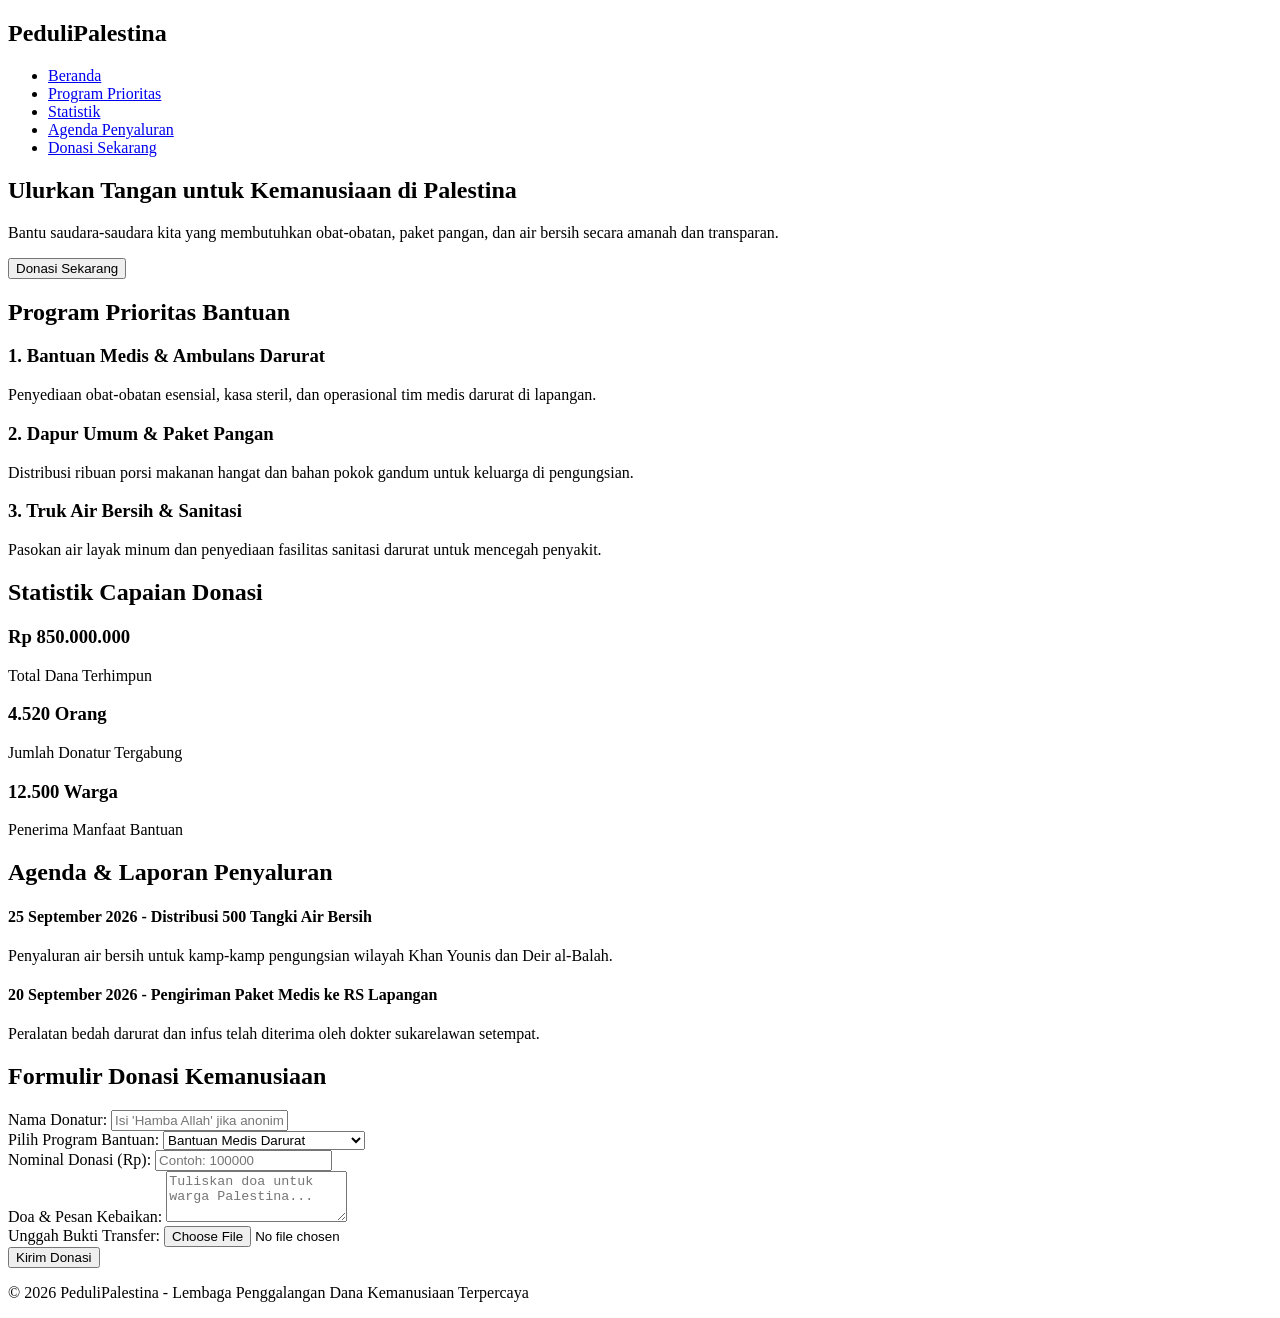
<file: PeduliPalestina-main/TASK 1/index.html>
<!DOCTYPE html>
<html lang="id">
<head>
  <meta charset="UTF-8">
  <meta name="viewport" content="width=device-width, initial-scale=1.0">
  <title>PeduliPalestina - Salurkan Bantuan Kemanusiaan</title>
</head>
<body>

  <!-- HEADER -->
  <header>
    <!-- Logo -->
    <div class="logo">
      <h2>Peduli<span>Palestina</span></h2>
    </div>

    <!-- Navigation -->
    <nav>
      <ul>
        <li><a href="#hero">Beranda</a></li>
        <li><a href="#program-prioritas">Program Prioritas</a></li>
        <li><a href="#statistik">Statistik</a></li>
        <li><a href="#agenda">Agenda Penyaluran</a></li>
        <li><a href="#donasi">Donasi Sekarang</a></li>
      </ul>
    </nav>
  </header>

  <!-- MAIN -->
  <main>
    <!-- Hero -->
    <section id="hero">
      <h1>Ulurkan Tangan untuk Kemanusiaan di Palestina</h1>
      <p>Bantu saudara-saudara kita yang membutuhkan obat-obatan, paket pangan, dan air bersih secara amanah dan transparan.</p>
      <a href="#donasi"><button type="button">Donasi Sekarang</button></a>
    </section>

    <!-- Program Prioritas -->
    <section id="program-prioritas">
      <h2>Program Prioritas Bantuan</h2>
      
      <article>
        <h3>1. Bantuan Medis & Ambulans Darurat</h3>
        <p>Penyediaan obat-obatan esensial, kasa steril, dan operasional tim medis darurat di lapangan.</p>
      </article>

      <article>
        <h3>2. Dapur Umum & Paket Pangan</h3>
        <p>Distribusi ribuan porsi makanan hangat dan bahan pokok gandum untuk keluarga di pengungsian.</p>
      </article>

      <article>
        <h3>3. Truk Air Bersih & Sanitasi</h3>
        <p>Pasokan air layak minum dan penyediaan fasilitas sanitasi darurat untuk mencegah penyakit.</p>
      </article>
    </section>

    <!-- Statistik -->
    <section id="statistik">
      <h2>Statistik Capaian Donasi</h2>
      
      <div>
        <h3>Rp 850.000.000</h3>
        <p>Total Dana Terhimpun</p>
      </div>

      <div>
        <h3>4.520 Orang</h3>
        <p>Jumlah Donatur Tergabung</p>
      </div>

      <div>
        <h3>12.500 Warga</h3>
        <p>Penerima Manfaat Bantuan</p>
      </div>
    </section>

    <!-- Agenda -->
    <section id="agenda">
      <h2>Agenda & Laporan Penyaluran</h2>

      <article>
        <h4>25 September 2026 - Distribusi 500 Tangki Air Bersih</h4>
        <p>Penyaluran air bersih untuk kamp-kamp pengungsian wilayah Khan Younis dan Deir al-Balah.</p>
      </article>

      <article>
        <h4>20 September 2026 - Pengiriman Paket Medis ke RS Lapangan</h4>
        <p>Peralatan bedah darurat dan infus telah diterima oleh dokter sukarelawan setempat.</p>
      </article>
    </section>

    <!-- Form Donasi -->
    <section id="donasi">
      <h2>Formulir Donasi Kemanusiaan</h2>
      <form action="#" method="post" enctype="multipart/form-data">
        <div>
          <label for="nama">Nama Donatur:</label>
          <input type="text" id="nama" name="nama" placeholder="Isi 'Hamba Allah' jika anonim">
        </div>

        <div>
          <label for="program">Pilih Program Bantuan:</label>
          <select id="program" name="program">
            <option value="medis">Bantuan Medis Darurat</option>
            <option value="pangan">Paket Pangan & Dapur Umum</option>
            <option value="air">Air Bersih & Sanitasi</option>
          </select>
        </div>

        <div>
          <label for="nominal">Nominal Donasi (Rp):</label>
          <input type="number" id="nominal" name="nominal" placeholder="Contoh: 100000" required>
        </div>

        <div>
          <label for="doa">Doa & Pesan Kebaikan:</label>
          <textarea id="doa" name="doa" rows="3" placeholder="Tuliskan doa untuk warga Palestina..."></textarea>
        </div>

        <div>
          <label for="bukti">Unggah Bukti Transfer:</label>
          <input type="file" id="bukti" name="bukti" accept="image/*">
        </div>

        <button type="submit">Kirim Donasi</button>
      </form>
    </section>
  </main>

  <!-- FOOTER -->
  <footer>
    <!-- Footer -->
    <p>&copy; 2026 PeduliPalestina - Lembaga Penggalangan Dana Kemanusiaan Terpercaya</p>
  </footer>

</body>
</html>
</file>
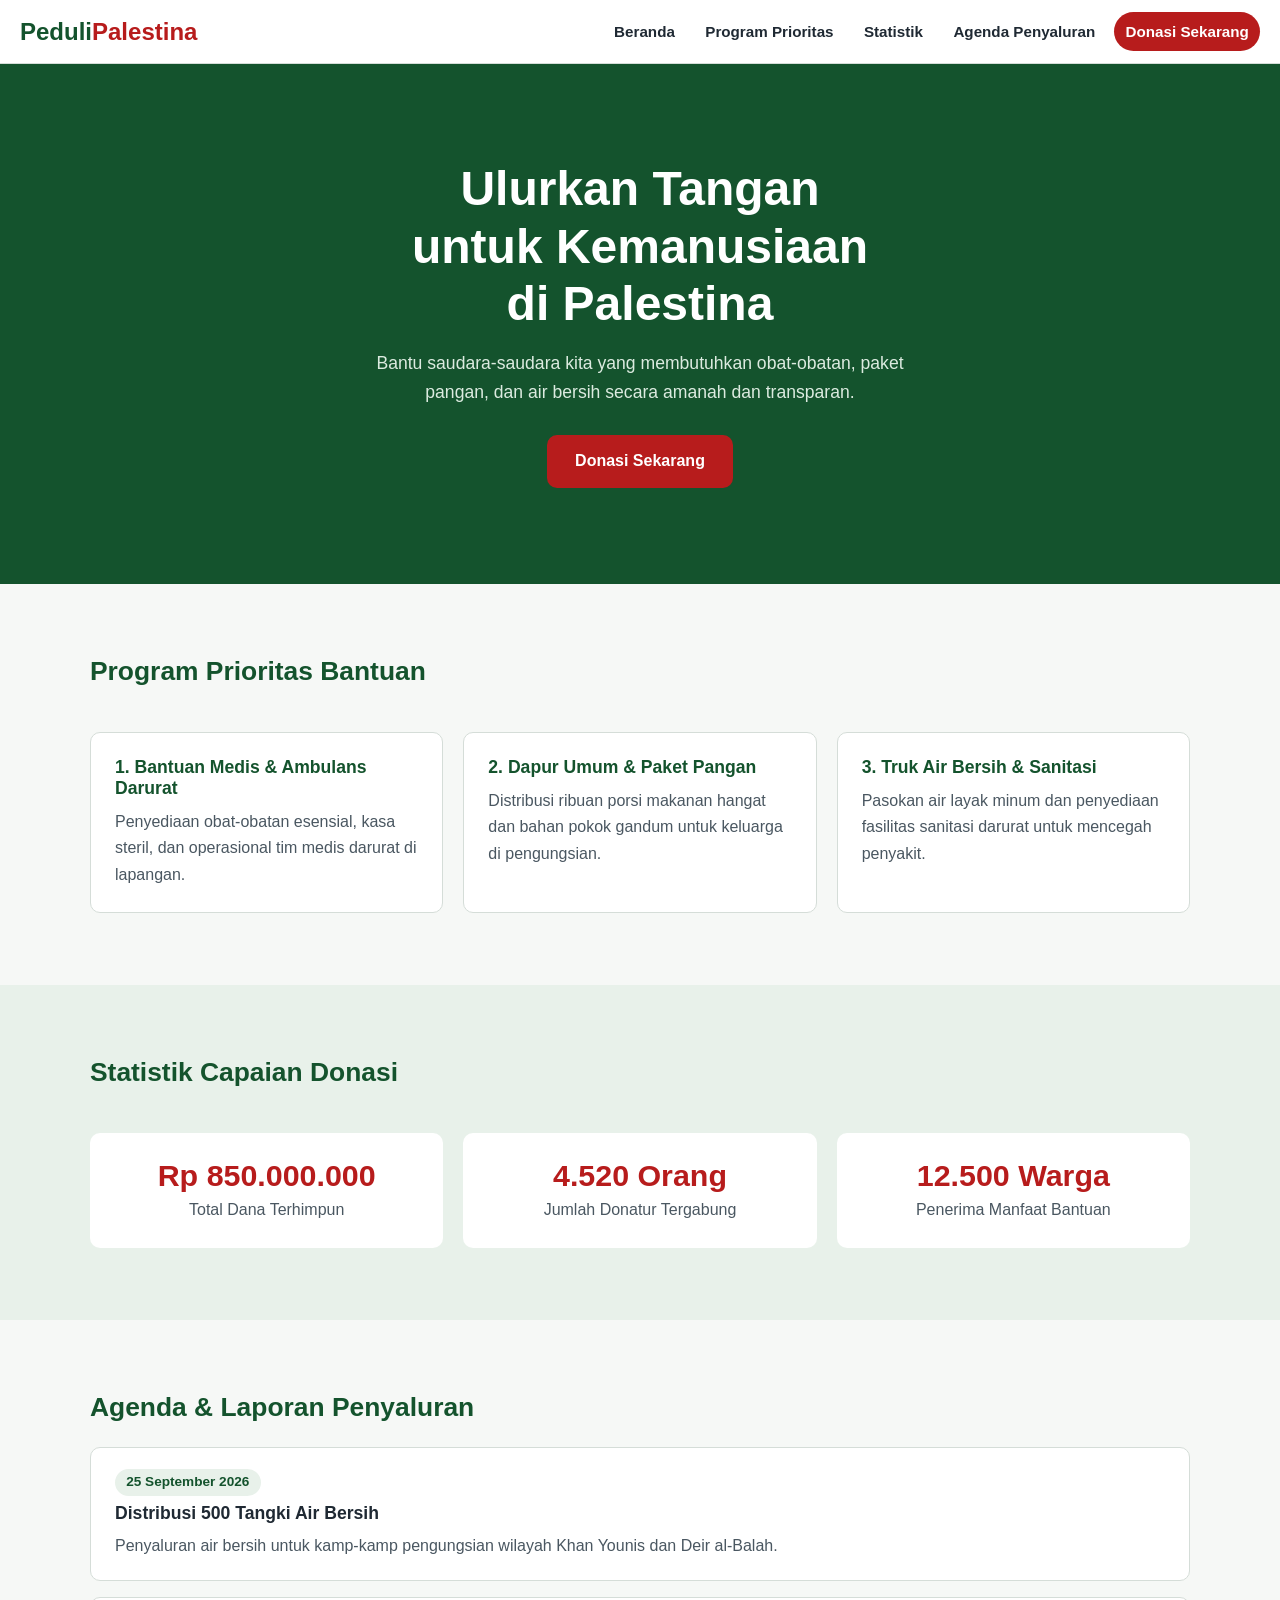
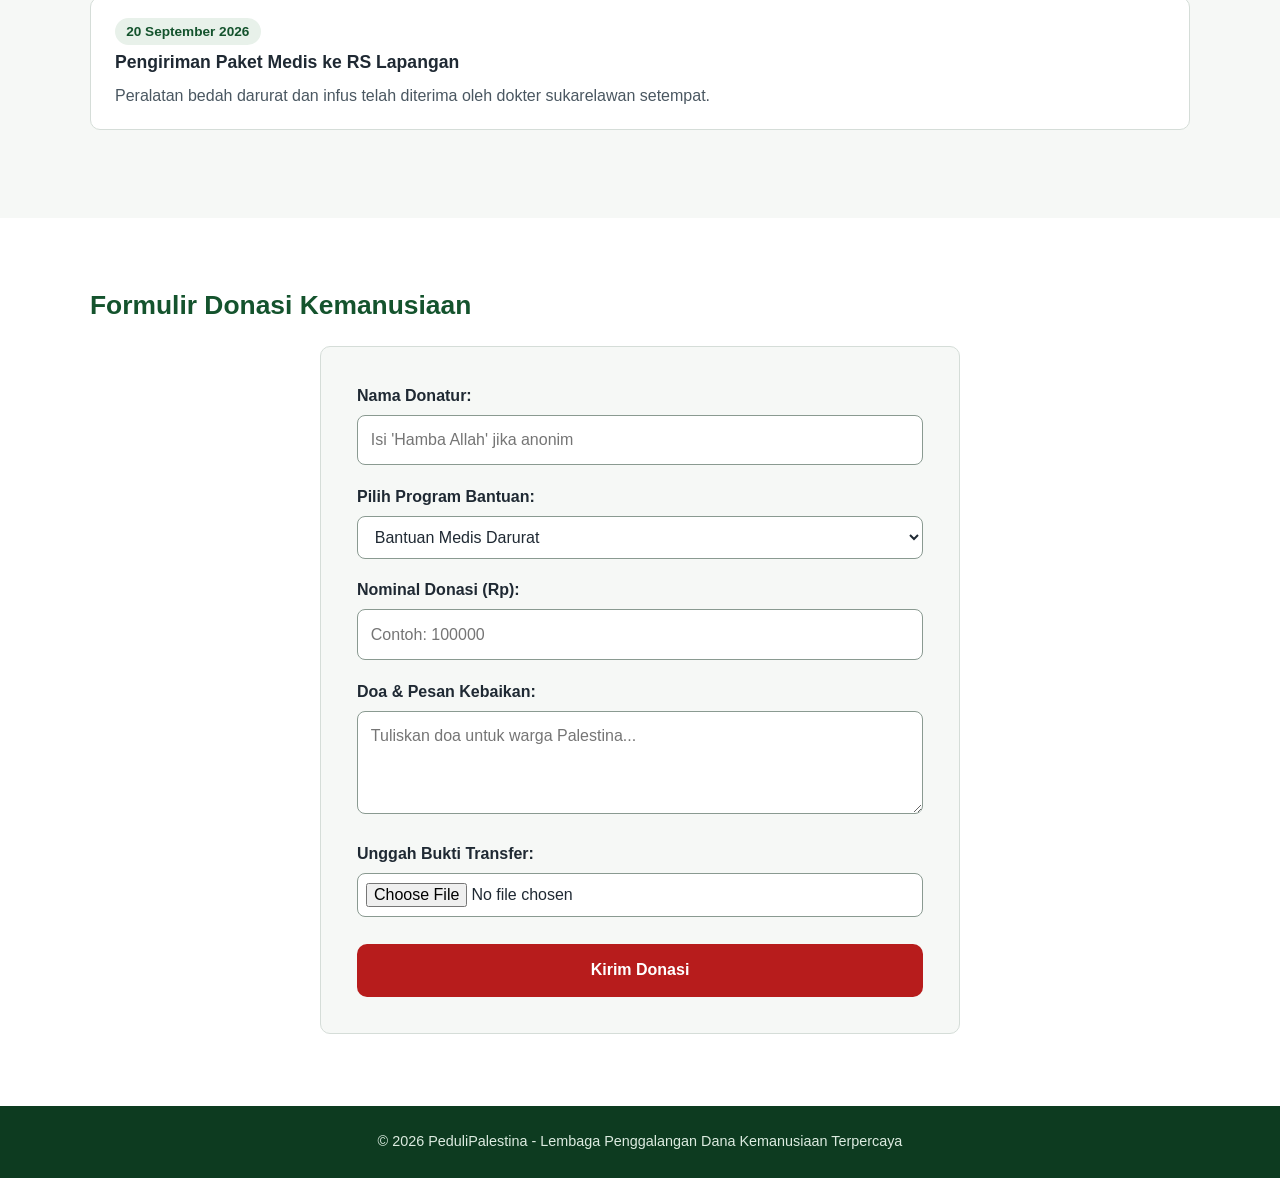
<file: PeduliPalestina-main/TASK 2/index.html>
<!DOCTYPE html>
<html lang="id">
<head>
  <meta charset="UTF-8">
  <meta name="viewport" content="width=device-width, initial-scale=1.0">
  <title>PeduliPalestina - Salurkan Bantuan Kemanusiaan</title>
  <link rel="stylesheet" href="style.css">
</head>
<body>
  <a class="skip-link" href="#main">Lewati ke konten utama</a>

  <header>
    <div class="logo">
      <a href="#hero">Peduli<span>Palestina</span></a>
    </div>
    <nav aria-label="Navigasi utama">
      <ul>
        <li><a href="#hero">Beranda</a></li>
        <li><a href="#program-prioritas">Program Prioritas</a></li>
        <li><a href="#statistik">Statistik</a></li>
        <li><a href="#agenda">Agenda Penyaluran</a></li>
        <li><a href="#donasi" class="nav-cta">Donasi Sekarang</a></li>
      </ul>
    </nav>
  </header>

  <main id="main">
    <section id="hero">
      <h1>Ulurkan Tangan untuk Kemanusiaan di Palestina</h1>
      <p>Bantu saudara-saudara kita yang membutuhkan obat-obatan, paket pangan, dan air bersih secara amanah dan transparan.</p>
      <a href="#donasi" class="btn">Donasi Sekarang</a>
    </section>

    <section id="program-prioritas">
      <h2>Program Prioritas Bantuan</h2>
      <article>
        <h3>1. Bantuan Medis &amp; Ambulans Darurat</h3>
        <p>Penyediaan obat-obatan esensial, kasa steril, dan operasional tim medis darurat di lapangan.</p>
      </article>
      <article>
        <h3>2. Dapur Umum &amp; Paket Pangan</h3>
        <p>Distribusi ribuan porsi makanan hangat dan bahan pokok gandum untuk keluarga di pengungsian.</p>
      </article>
      <article>
        <h3>3. Truk Air Bersih &amp; Sanitasi</h3>
        <p>Pasokan air layak minum dan penyediaan fasilitas sanitasi darurat untuk mencegah penyakit.</p>
      </article>
    </section>

    <section id="statistik">
      <h2>Statistik Capaian Donasi</h2>
      <div class="stat">
        <p class="stat-angka">Rp 850.000.000</p>
        <p class="stat-label">Total Dana Terhimpun</p>
      </div>
      <div class="stat">
        <p class="stat-angka">4.520 Orang</p>
        <p class="stat-label">Jumlah Donatur Tergabung</p>
      </div>
      <div class="stat">
        <p class="stat-angka">12.500 Warga</p>
        <p class="stat-label">Penerima Manfaat Bantuan</p>
      </div>
    </section>

    <section id="agenda">
      <h2>Agenda &amp; Laporan Penyaluran</h2>
      <article>
        <time datetime="2026-09-25">25 September 2026</time>
        <h3>Distribusi 500 Tangki Air Bersih</h3>
        <p>Penyaluran air bersih untuk kamp-kamp pengungsian wilayah Khan Younis dan Deir al-Balah.</p>
      </article>
      <article>
        <time datetime="2026-09-20">20 September 2026</time>
        <h3>Pengiriman Paket Medis ke RS Lapangan</h3>
        <p>Peralatan bedah darurat dan infus telah diterima oleh dokter sukarelawan setempat.</p>
      </article>
    </section>

    <section id="donasi">
      <h2>Formulir Donasi Kemanusiaan</h2>
      <form action="#" method="post" enctype="multipart/form-data">
        <div>
          <label for="nama">Nama Donatur:</label>
          <input type="text" id="nama" name="nama" placeholder="Isi 'Hamba Allah' jika anonim">
        </div>
        <div>
          <label for="program">Pilih Program Bantuan:</label>
          <select id="program" name="program">
            <option value="medis">Bantuan Medis Darurat</option>
            <option value="pangan">Paket Pangan &amp; Dapur Umum</option>
            <option value="air">Air Bersih &amp; Sanitasi</option>
          </select>
        </div>
        <div>
          <label for="nominal">Nominal Donasi (Rp):</label>
          <input type="number" id="nominal" name="nominal" min="1000" step="1000" placeholder="Contoh: 100000" required>
        </div>
        <div>
          <label for="doa">Doa &amp; Pesan Kebaikan:</label>
          <textarea id="doa" name="doa" rows="3" placeholder="Tuliskan doa untuk warga Palestina..."></textarea>
        </div>
        <div>
          <label for="bukti">Unggah Bukti Transfer:</label>
          <input type="file" id="bukti" name="bukti" accept="image/*">
        </div>
        <button type="submit">Kirim Donasi</button>
      </form>
    </section>
  </main>

  <footer>
    <p>&copy; 2026 PeduliPalestina - Lembaga Penggalangan Dana Kemanusiaan Terpercaya</p>
  </footer>
</body>
</html>
</file>
<file: PeduliPalestina-main/TASK 2/style.css>
:root {
  --hijau: #14532d;
  --hijau-tua: #0d3b20;
  --hijau-muda: #e8f1ea;
  --merah: #b71c1c;
  --merah-tua: #8f1414;
  --teks: #1f2933;
  --teks-lembut: #4a5761;
  --garis: #d5ddd8;
  --latar: #f6f8f6;
  --putih: #ffffff;
  --fokus: #f2b705;
  --lebar-maks: 1100px;
  --radius: 10px;
  --header-tinggi: 64px;
}

*, *::before, *::after { box-sizing: border-box; }

html {
  scroll-behavior: smooth;
  scroll-padding-top: calc(var(--header-tinggi) + 1rem);
}

body {
  margin: 0;
  font-family: "Segoe UI", Roboto, Arial, sans-serif;
  line-height: 1.65;
  color: var(--teks);
  background: var(--latar);
  overflow-wrap: break-word;
}

h1, h2, h3 { line-height: 1.2; margin: 0 0 0.6rem; }
p { margin: 0 0 1rem; }

/* Aksesibilitas */
.skip-link {
  position: absolute;
  left: 1rem;
  top: -4rem;
  background: var(--putih);
  color: var(--hijau);
  padding: 0.6rem 1rem;
  border-radius: 8px;
  font-weight: 700;
  z-index: 100;
}
.skip-link:focus { top: 0.75rem; }

a:focus-visible, button:focus-visible, input:focus-visible,
select:focus-visible, textarea:focus-visible {
  outline: 3px solid var(--fokus);
  outline-offset: 2px;
}

/* Header */
header {
  background: var(--putih);
  border-bottom: 1px solid var(--garis);
  padding: 0.6rem 1.25rem;
  display: flex;
  flex-direction: column;
  align-items: center;
  gap: 0.4rem;
}

.logo a {
  font-size: 1.5rem;
  font-weight: 800;
  color: var(--hijau);
  text-decoration: none;
}
.logo span { color: var(--merah); }

nav ul {
  list-style: none;
  margin: 0;
  padding: 0;
  display: flex;
  flex-wrap: wrap;
  justify-content: center;
  gap: 0.25rem 0.5rem;
}

nav a {
  display: block;
  padding: 0.45rem 0.7rem;
  border-radius: 999px;
  text-decoration: none;
  font-weight: 600;
  font-size: 0.95rem;
  color: var(--teks);
  transition: background-color 0.2s, color 0.2s;
}
nav a:hover { background: var(--hijau-muda); color: var(--hijau); }
nav a.nav-cta { background: var(--merah); color: var(--putih); }
nav a.nav-cta:hover { background: var(--merah-tua); }

/* Section */
main > section {
  padding: 3.25rem max(1.25rem, calc((100% - var(--lebar-maks)) / 2));
}
main > section > h2 {
  font-size: 1.65rem;
  color: var(--hijau);
  margin-bottom: 1.5rem;
}

/* Hero */
#hero {
  background: var(--hijau);
  color: var(--putih);
  text-align: center;
  padding-block: 4rem;
}
#hero h1 {
  font-size: clamp(1.9rem, 6vw, 3rem);
  max-width: 18ch;
  margin: 0 auto 1rem;
}
#hero p {
  max-width: 55ch;
  margin: 0 auto 1.75rem;
  font-size: 1.1rem;
  color: #dcebe0;
}

/* Tombol */
.btn, button {
  display: inline-block;
  font: inherit;
  font-weight: 700;
  text-align: center;
  text-decoration: none;
  cursor: pointer;
  border: 0;
  border-radius: var(--radius);
  padding: 0.85rem 1.75rem;
  color: var(--putih);
  background: var(--merah);
  transition: background-color 0.2s;
}
.btn:hover, button:hover { background: var(--merah-tua); }

/* Program & Statistik */
#program-prioritas, #statistik {
  display: grid;
  grid-template-columns: repeat(auto-fit, minmax(240px, 1fr));
  gap: 1.25rem;
}
#program-prioritas > h2, #statistik > h2 { grid-column: 1 / -1; }

#program-prioritas article {
  background: var(--putih);
  border: 1px solid var(--garis);
  border-radius: var(--radius);
  padding: 1.5rem;
}
#program-prioritas h3 { font-size: 1.1rem; color: var(--hijau); }
#program-prioritas p { margin: 0; color: var(--teks-lembut); }

#statistik { background: var(--hijau-muda); }
.stat {
  background: var(--putih);
  border-radius: var(--radius);
  padding: 1.5rem 1rem;
  text-align: center;
}
.stat-angka {
  margin: 0 0 0.25rem;
  font-size: clamp(1.4rem, 4vw, 1.9rem);
  font-weight: 800;
  color: var(--merah);
  line-height: 1.2;
}
.stat-label { margin: 0; color: var(--teks-lembut); }

/* Agenda */
#agenda article {
  background: var(--putih);
  border: 1px solid var(--garis);
  border-radius: var(--radius);
  padding: 1.25rem 1.5rem;
  margin-bottom: 1rem;
}
#agenda time {
  display: inline-block;
  margin-bottom: 0.4rem;
  padding: 0.15rem 0.7rem;
  border-radius: 999px;
  background: var(--hijau-muda);
  color: var(--hijau);
  font-size: 0.85rem;
  font-weight: 700;
}
#agenda h3 { font-size: 1.1rem; }
#agenda p { margin: 0; color: var(--teks-lembut); }

/* Form */
#donasi { background: var(--putih); }
#donasi form {
  max-width: 640px;
  margin-inline: auto;
  background: var(--latar);
  border: 1px solid var(--garis);
  border-radius: var(--radius);
  padding: 1.5rem;
}
#donasi form div { margin-bottom: 1.15rem; }

label { display: block; margin-bottom: 0.35rem; font-weight: 600; }

input, select, textarea {
  width: 100%;
  font: inherit;
  padding: 0.7rem 0.8rem;
  border: 1px solid #8a9a91;
  border-radius: 8px;
  background: var(--putih);
  color: var(--teks);
}
input[type="file"] { padding: 0.5rem; }
textarea { resize: vertical; }
form button[type="submit"] { width: 100%; margin-top: 0.5rem; }

/* Footer */
footer {
  background: var(--hijau-tua);
  color: #dcebe0;
  text-align: center;
  padding: 1.5rem 1.25rem;
  font-size: 0.9rem;
}
footer p { margin: 0; }

/* Responsive */
@media (max-width: 599px) {
  nav { width: 100%; }
  nav ul { flex-wrap: nowrap; justify-content: flex-start; overflow-x: auto; padding-bottom: 0.25rem; }
  nav li { flex: 0 0 auto; }
}

@media (min-width: 768px) {
  header {
    flex-direction: row;
    justify-content: space-between;
    min-height: var(--header-tinggi);
    position: sticky;
    top: 0;
    z-index: 10;
  }
  main > section { padding-block: 4.5rem; }
  #hero { padding-block: 6rem; }
  #donasi form { padding: 2.25rem; }
}

@media (min-width: 1024px) {
  #program-prioritas, #statistik { grid-template-columns: repeat(3, 1fr); }
}

@media (prefers-reduced-motion: reduce) {
  html { scroll-behavior: auto; }
  * { transition: none !important; }
}
</file>
